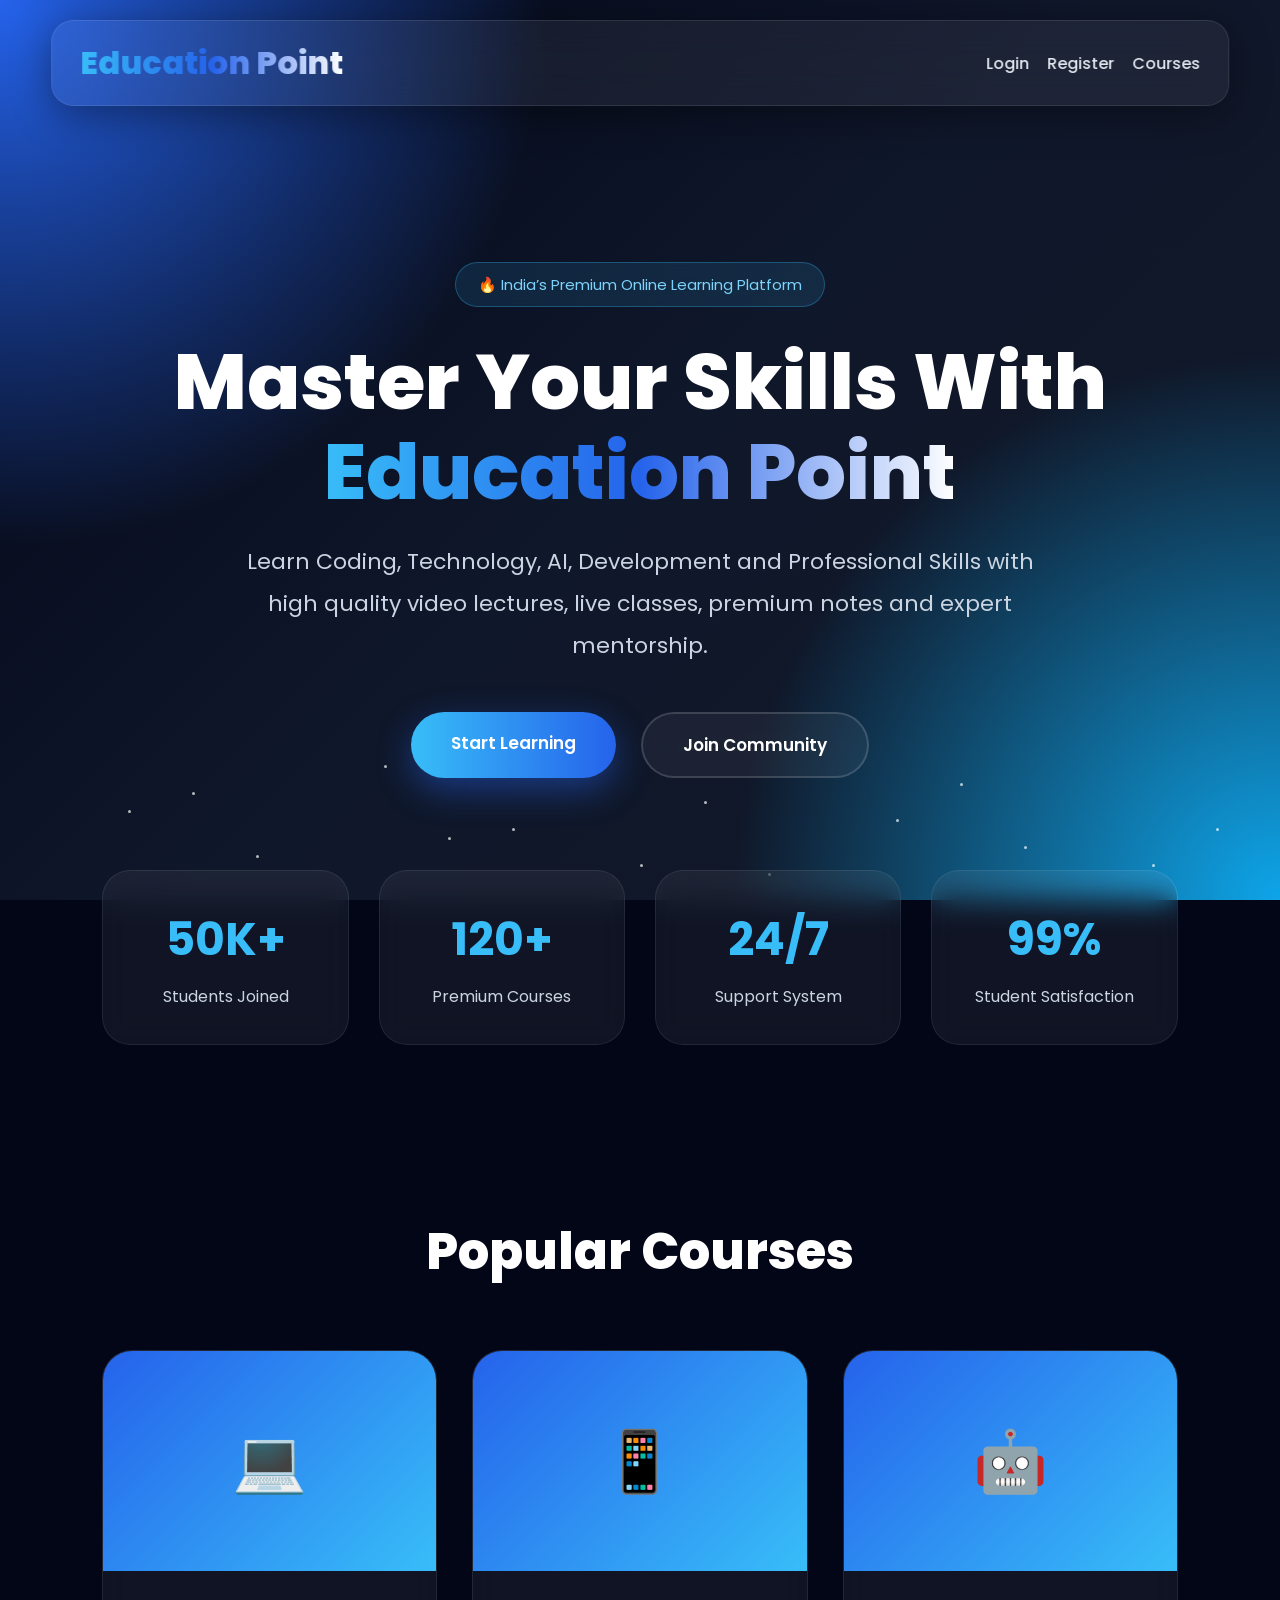
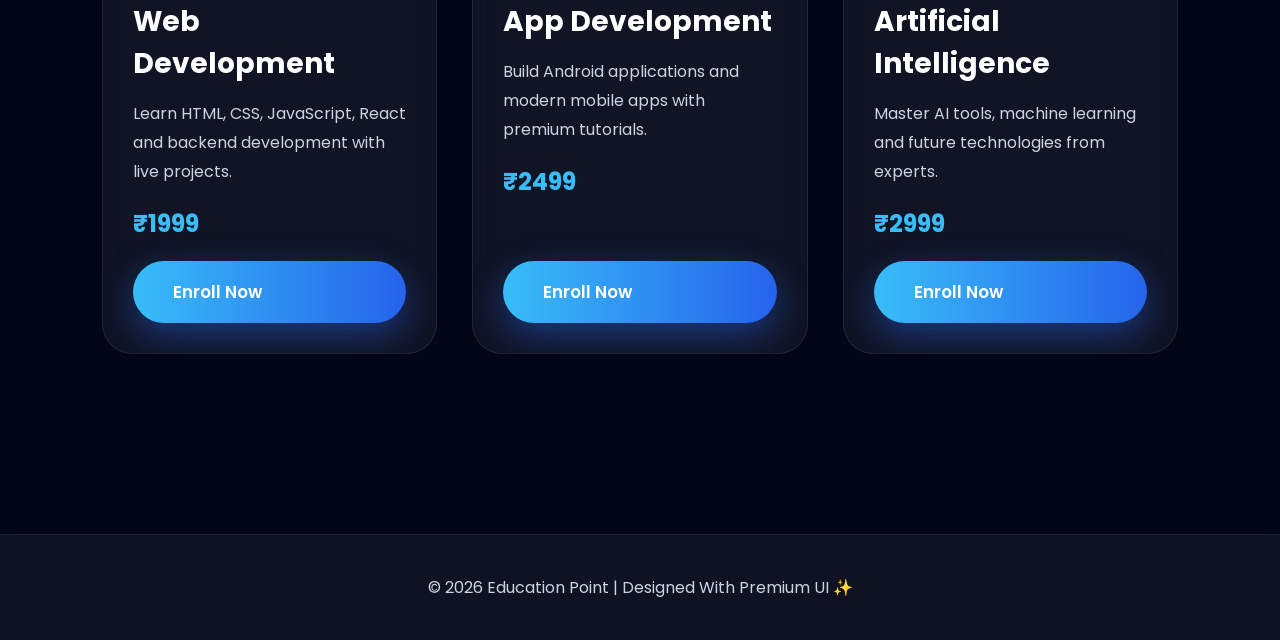
<file: index.html>
<!DOCTYPE html>
<html lang="en">

<head>

<meta charset="UTF-8">
<meta http-equiv="X-UA-Compatible" content="IE=edge">
<meta name="viewport" content="width=device-width, initial-scale=1.0">

<title>Education Point</title>

<meta name="description" content="Education Point Premium Learning Platform">

<link rel="icon" href="logo.png">

<link rel="preconnect" href="https://fonts.googleapis.com">
<link rel="preconnect" href="https://fonts.gstatic.com" crossorigin>

<link href="https://fonts.googleapis.com/css2?family=Poppins:wght@300;400;500;600;700;800&display=swap" rel="stylesheet">

<style>

*{
margin:0;
padding:0;
box-sizing:border-box;
font-family:'Poppins',sans-serif;
scroll-behavior:smooth;
}

body{
background:#020617;
overflow-x:hidden;
overflow-y:auto;
color:white;
}

/* BACKGROUND */

.bg-animation{
position:fixed;
width:100%;
height:100%;
top:0;
left:0;
z-index:-2;

background:
radial-gradient(circle at top left,#2563eb 0%,transparent 35%),
radial-gradient(circle at bottom right,#0ea5e9 0%,transparent 35%),
linear-gradient(135deg,#020617,#0f172a,#111827);
}

/* STARS */

.stars{
position:fixed;
width:100%;
height:100%;
z-index:-1;
overflow:hidden;
}

.stars span{
position:absolute;
display:block;
width:3px;
height:3px;
background:white;
border-radius:50%;
animation:animate 12s linear infinite;
opacity:0.7;
}

@keyframes animate{

0%{
transform:translateY(0px);
opacity:0;
}

50%{
opacity:1;
}

100%{
transform:translateY(-1000px);
opacity:0;
}

}

/* NAVBAR */

nav{
position:fixed;
top:20px;
left:50%;
transform:translateX(-50%);

width:92%;
max-width:1300px;

padding:18px 28px;

display:flex;
justify-content:space-between;
align-items:center;

background:rgba(255,255,255,0.06);

border:1px solid rgba(255,255,255,0.1);

-webkit-backdrop-filter:blur(18px);
backdrop-filter:blur(18px);

border-radius:22px;

z-index:1000;

box-shadow:0 8px 40px rgba(0,0,0,0.4);
}

.logo{
font-size:32px;
font-weight:800;

background:linear-gradient(
90deg,
#38bdf8,
#2563eb,
#ffffff
);

-webkit-background-clip:text;
-webkit-text-fill-color:transparent;
}

nav div{
display:flex;
gap:18px;
flex-wrap:wrap;
justify-content:center;
align-items:center;
}

nav a{
text-decoration:none;
color:#e2e8f0;
font-weight:500;
font-size:16px;
transition:0.3s;
position:relative;
white-space:nowrap;
}

nav a::after{
content:'';
position:absolute;
bottom:-6px;
left:0;
width:0%;
height:2px;
background:#38bdf8;
transition:0.4s;
}

nav a:hover::after{
width:100%;
}

nav a:hover{
color:#38bdf8;
}

nav a:focus{
outline:2px solid #38bdf8;
outline-offset:4px;
}

/* HERO */

.hero{
min-height:100vh;
display:flex;
justify-content:center;
align-items:center;
text-align:center;
padding:220px 20px 80px;
position:relative;
}

.hero-content{
max-width:950px;
animation:fadeIn 1.2s ease;
}

@keyframes fadeIn{

from{
opacity:0;
transform:translateY(40px);
}

to{
opacity:1;
transform:translateY(0);
}

}

.badge{
display:inline-block;
padding:10px 22px;
border-radius:50px;

background:rgba(56,189,248,0.12);

border:1px solid rgba(56,189,248,0.3);

font-size:15px;

margin-bottom:30px;

color:#7dd3fc;

-webkit-backdrop-filter:blur(10px);
backdrop-filter:blur(10px);
}

.hero h1{
font-size:clamp(42px,8vw,78px);
font-weight:800;
line-height:1.15;
margin-bottom:25px;
}

.gradient-text{
background:linear-gradient(
90deg,
#38bdf8,
#2563eb,
#ffffff
);

-webkit-background-clip:text;
-webkit-text-fill-color:transparent;
}

.hero p{
font-size:22px;
line-height:1.9;
color:#cbd5e1;
max-width:820px;
margin:auto;
margin-bottom:45px;
}

/* BUTTONS */

.buttons{
display:flex;
justify-content:center;
gap:25px;
flex-wrap:wrap;
}

.btn{
padding:18px 40px;
border-radius:60px;
font-size:17px;
font-weight:600;
cursor:pointer;
transition:all 0.4s ease;
text-decoration:none;
position:relative;
overflow:hidden;
display:inline-block;
}

.btn:focus{
outline:2px solid #38bdf8;
outline-offset:4px;
}

.btn-primary{
background:linear-gradient(
90deg,
#38bdf8,
#2563eb
);

color:white;

box-shadow:0 12px 35px rgba(37,99,235,0.45);
}

.btn-primary:hover{
transform:translateY(-6px) scale(1.03);
}

.btn-secondary{
border:2px solid rgba(255,255,255,0.15);
background:rgba(255,255,255,0.05);
color:white;

-webkit-backdrop-filter:blur(10px);
backdrop-filter:blur(10px);
}

.btn-secondary:hover{
background:rgba(255,255,255,0.12);
transform:translateY(-6px);
}

/* STATS */

.stats{
display:grid;
grid-template-columns:repeat(auto-fit,minmax(220px,1fr));
gap:30px;
padding:50px 8%;
margin-top:-80px;
}

.stat-card{
background:rgba(255,255,255,0.06);
border:1px solid rgba(255,255,255,0.08);
padding:35px;
border-radius:28px;
text-align:center;

-webkit-backdrop-filter:blur(15px);
backdrop-filter:blur(15px);

transition:0.4s;
}

.stat-card:hover{
transform:translateY(-10px);
box-shadow:0 12px 40px rgba(0,0,0,0.4);
}

.stat-card h2{
font-size:45px;
margin-bottom:10px;
color:#38bdf8;
}

.stat-card p{
color:#cbd5e1;
font-size:16px;
}

/* SECTION TITLE */

.section-title{
text-align:center;
font-size:50px;
font-weight:800;
margin-top:120px;
margin-bottom:60px;
}

/* COURSES */

.courses{
padding:0 8% 80px;

display:grid;
grid-template-columns:repeat(auto-fit,minmax(300px,1fr));

gap:35px;
}

.course-card{
background:rgba(255,255,255,0.06);

border-radius:30px;

overflow:hidden;

-webkit-backdrop-filter:blur(15px);
backdrop-filter:blur(15px);

border:1px solid rgba(255,255,255,0.08);

transition:0.5s;

display:flex;
flex-direction:column;
}

.course-card:hover{
transform:translateY(-12px);
box-shadow:0 20px 50px rgba(0,0,0,0.45);
}

.course-img{
height:220px;

background:linear-gradient(
135deg,
#2563eb,
#38bdf8
);

display:flex;
justify-content:center;
align-items:center;

font-size:60px;
}

.course-content{
padding:30px;

flex:1;

display:flex;
flex-direction:column;
}

.course-content h3{
font-size:28px;
margin-bottom:15px;
}

.course-content p{
color:#cbd5e1;
line-height:1.8;
margin-bottom:20px;
}

.price{
font-size:24px;
font-weight:700;
color:#38bdf8;
margin-bottom:20px;
}

.course-content .btn{
margin-top:auto;
}

/* FOOTER */

footer{
margin-top:100px;
padding:40px;
text-align:center;

background:rgba(255,255,255,0.05);

border-top:1px solid rgba(255,255,255,0.08);

-webkit-backdrop-filter:blur(12px);
backdrop-filter:blur(12px);

color:#cbd5e1;
}

/* RESPONSIVE */

@media(max-width:900px){

.hero p{
font-size:18px;
}

.section-title{
font-size:38px;
}

nav{
padding:16px 20px;
}

nav div{
gap:14px;
}

}

@media(max-width:700px){

nav{
flex-direction:column;
gap:15px;
padding:18px;
}

nav div{
flex-wrap:wrap;
justify-content:center;
gap:12px;
}

.logo{
font-size:28px;
}

.hero{
padding-top:240px;
}

}

@media(max-width:600px){

nav{
padding:15px;
}

.logo{
font-size:24px;
}

nav div{
gap:10px;
}

nav a{
font-size:14px;
}

.hero{
padding-top:250px;
}

}

@media(max-width:500px){

.buttons{
flex-direction:column;
}

.btn{
width:100%;
text-align:center;
}

.hero{
padding-top:260px;
}

.hero p{
font-size:16px;
}

}

</style>

</head>

<body>

<!-- BACKGROUND -->

<div class="bg-animation"></div>

<!-- STARS -->

<div class="stars">

<span style="left:10%; top:90%; animation-duration:9s;"></span>
<span style="left:20%; top:95%; animation-duration:7s;"></span>
<span style="left:30%; top:85%; animation-duration:11s;"></span>
<span style="left:40%; top:92%; animation-duration:10s;"></span>
<span style="left:50%; top:96%; animation-duration:8s;"></span>
<span style="left:60%; top:97%; animation-duration:8s;"></span>
<span style="left:70%; top:91%; animation-duration:10s;"></span>
<span style="left:80%; top:94%; animation-duration:11s;"></span>
<span style="left:90%; top:96%; animation-duration:6s;"></span>
<span style="left:15%; top:88%; animation-duration:12s;"></span>
<span style="left:35%; top:93%; animation-duration:9s;"></span>
<span style="left:55%; top:89%; animation-duration:7s;"></span>
<span style="left:75%; top:87%; animation-duration:10s;"></span>
<span style="left:95%; top:92%; animation-duration:8s;"></span>

</div>

<!-- NAVBAR -->

<nav>

<h1 class="logo">Education Point</h1>

<div>

<a href="login.html">Login</a>

<a href="register.html">Register</a>

<a href="courses.html">Courses</a>

</div>

</nav>

<!-- HERO -->

<section class="hero">

<div class="hero-content">

<div class="badge">
🔥 India’s Premium Online Learning Platform
</div>

<h1>

Master Your Skills With 
<span class="gradient-text">
Education Point
</span>

</h1>

<p>

Learn Coding, Technology, AI, Development and Professional Skills with high quality video lectures, live classes, premium notes and expert mentorship.

</p>

<div class="buttons">

<a href="courses.html" class="btn btn-primary">
Start Learning
</a>

<a href="register.html" class="btn btn-secondary">
Join Community
</a>

</div>

</div>

</section>

<!-- STATS -->

<section class="stats">

<div class="stat-card">
<h2>50K+</h2>
<p>Students Joined</p>
</div>

<div class="stat-card">
<h2>120+</h2>
<p>Premium Courses</p>
</div>

<div class="stat-card">
<h2>24/7</h2>
<p>Support System</p>
</div>

<div class="stat-card">
<h2>99%</h2>
<p>Student Satisfaction</p>
</div>

</section>

<!-- COURSES -->

<h1 class="section-title">
Popular Courses
</h1>

<section class="courses">

<div class="course-card">

<div class="course-img">
💻
</div>

<div class="course-content">

<h3>Web Development</h3>

<p>
Learn HTML, CSS, JavaScript, React and backend development with live projects.
</p>

<div class="price">
₹1999
</div>

<a href="login.html" class="btn btn-primary">
Enroll Now
</a>

</div>

</div>

<div class="course-card">

<div class="course-img">
📱
</div>

<div class="course-content">

<h3>App Development</h3>

<p>
Build Android applications and modern mobile apps with premium tutorials.
</p>

<div class="price">
₹2499
</div>

<a href="login.html" class="btn btn-primary">
Enroll Now
</a>

</div>

</div>

<div class="course-card">

<div class="course-img">
🤖
</div>

<div class="course-content">

<h3>Artificial Intelligence</h3>

<p>
Master AI tools, machine learning and future technologies from experts.
</p>

<div class="price">
₹2999
</div>

<a href="login.html" class="btn btn-primary">
Enroll Now
</a>

</div>

</div>

</section>

<!-- FOOTER -->

<footer>

<p>
© 2026 Education Point | Designed With Premium UI ✨
</p>

</footer>

</body>

</html>
</file>
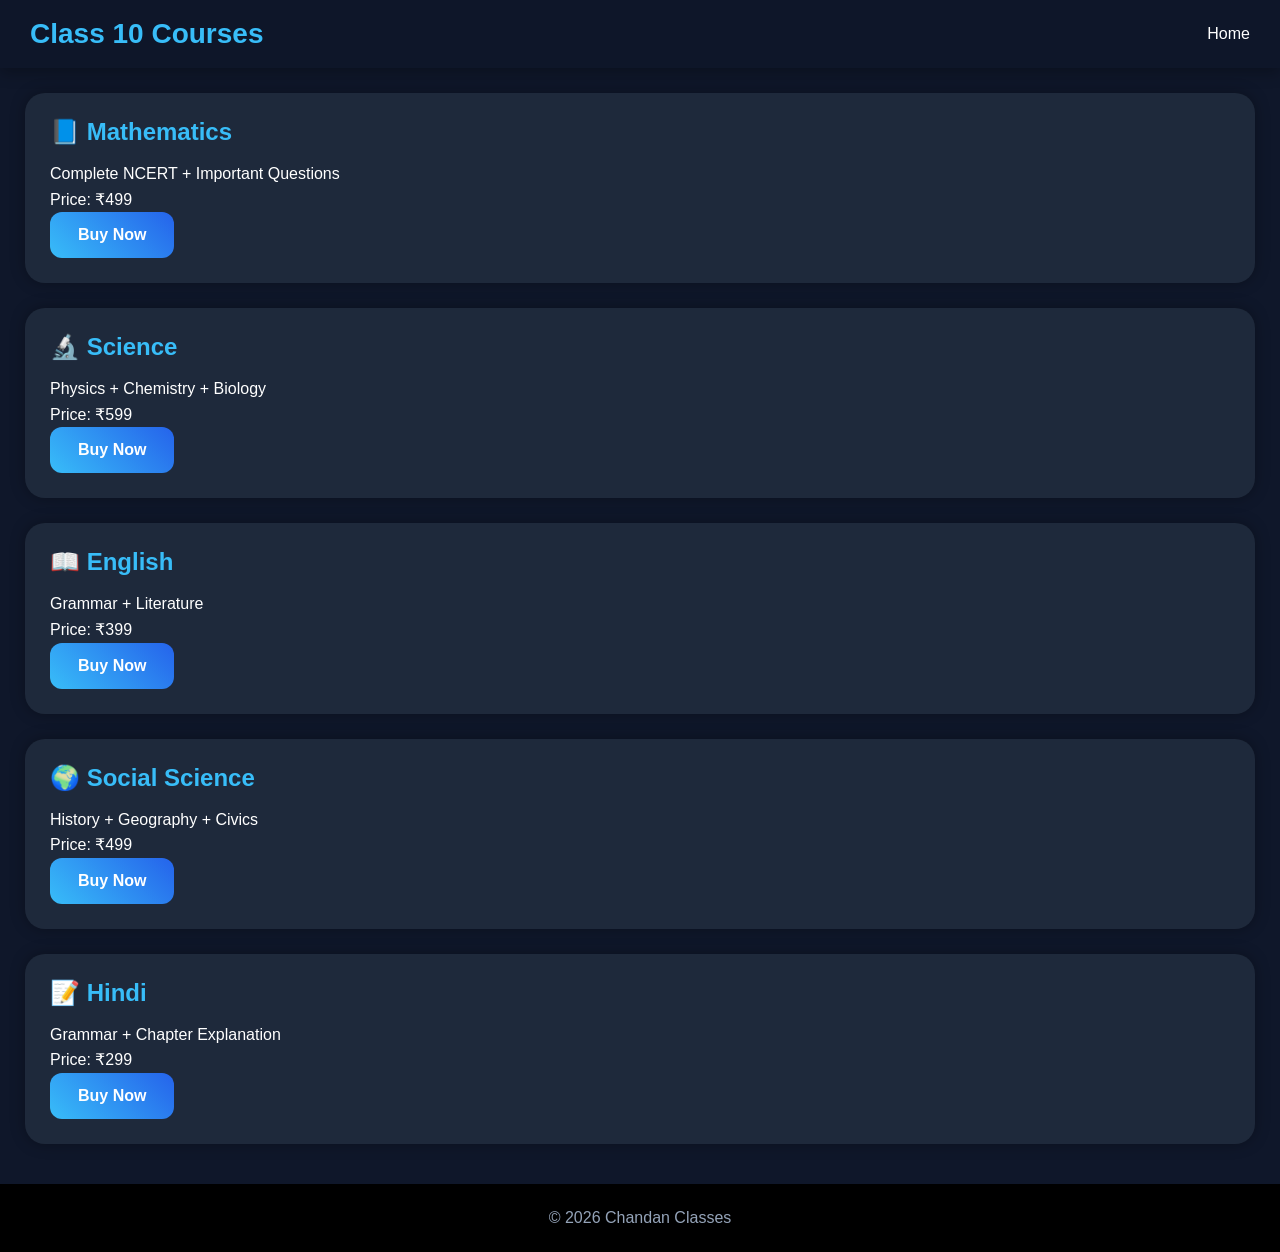
<file: courses.html>
<!DOCTYPE html>
<html>
<head>
<title>Courses</title>
<link rel="stylesheet" href="style.css">
</head>
<body>

<nav>
<h2>Class 10 Courses</h2>
<a href="index.html">Home</a>
</nav>

<div class="card">
<h2>📘 Mathematics</h2>
<p>Complete NCERT + Important Questions</p>
<p>Price: ₹499</p>
<a href="upi-payment.html">
<button>Buy Now</button>
</a>
</div>

<div class="card">
<h2>🔬 Science</h2>
<p>Physics + Chemistry + Biology</p>
<p>Price: ₹599</p>
<a href="upi-payment.html">
<button>Buy Now</button>
</a>
</div>

<div class="card">
<h2>📖 English</h2>
<p>Grammar + Literature</p>
<p>Price: ₹399</p>
<a href="upi-payment.html">
<button>Buy Now</button>
</a>
</div>

<div class="card">
<h2>🌍 Social Science</h2>
<p>History + Geography + Civics</p>
<p>Price: ₹499</p>
<a href="upi-payment.html">
<button>Buy Now</button>
</a>
</div>

<div class="card">
<h2>📝 Hindi</h2>
<p>Grammar + Chapter Explanation</p>
<p>Price: ₹299</p>
<a href="upi-payment.html">
<button>Buy Now</button>
</a>
</div>

<footer>
<p>© 2026 Chandan Classes</p>
</footer>

</body>
</html>
</file>
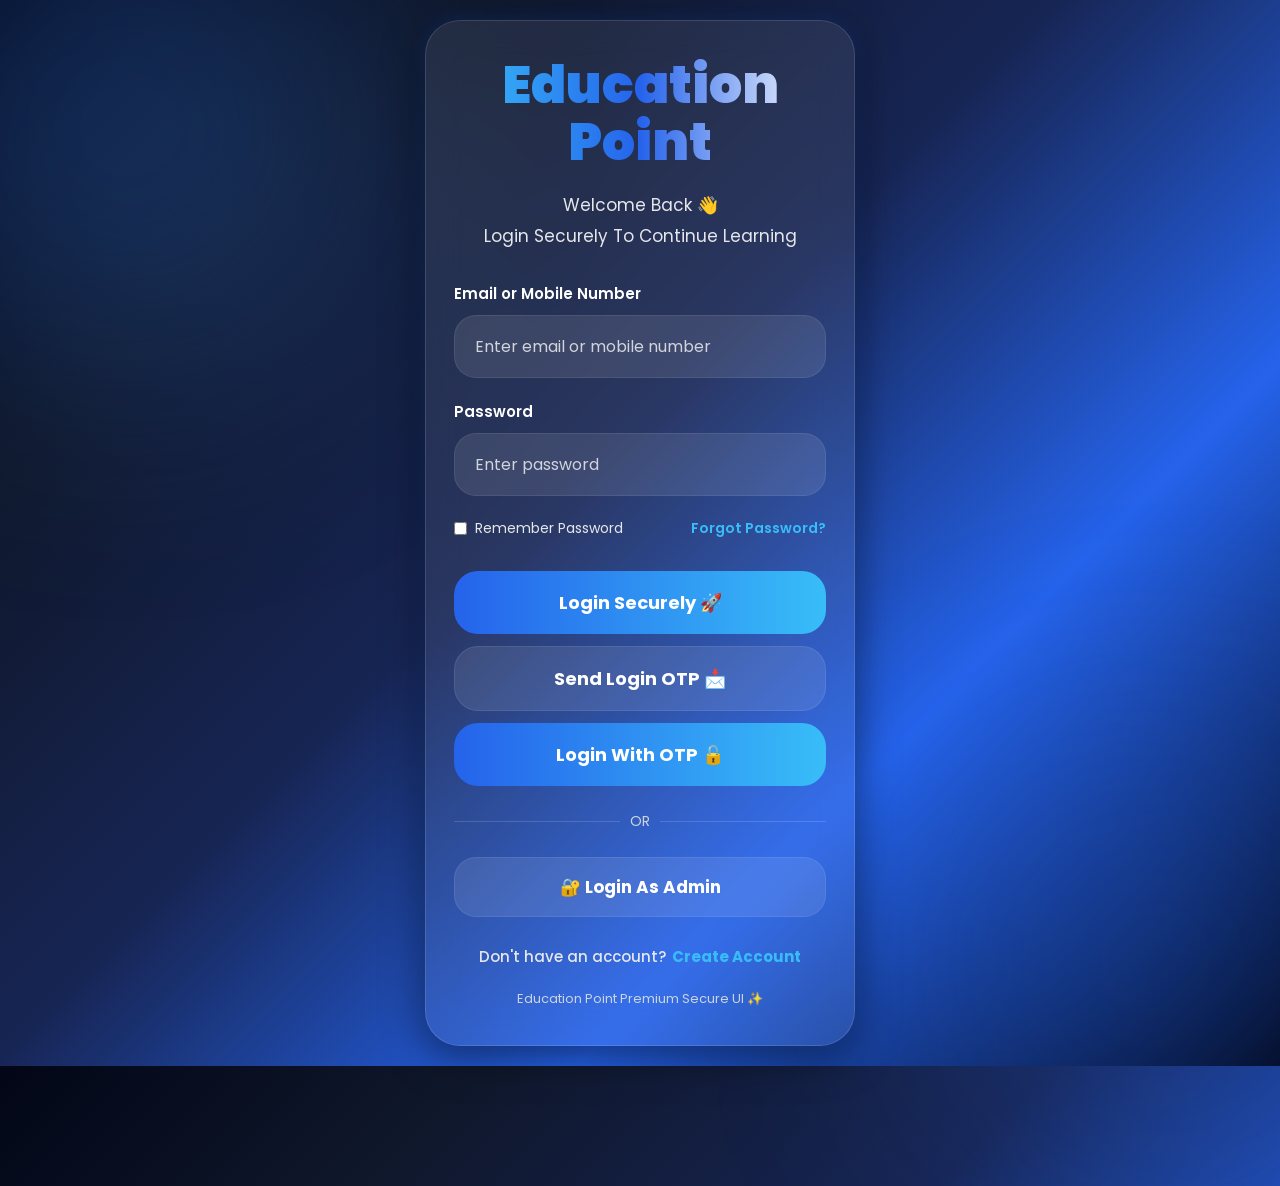
<file: login.html>
<!DOCTYPE html>
<html lang="en">

<head>

<meta charset="UTF-8">
<meta name="viewport" content="width=device-width, initial-scale=1.0">

<title>Education Point - Premium Login</title>

<link rel="preconnect" href="https://fonts.googleapis.com">
<link rel="preconnect" href="https://fonts.gstatic.com" crossorigin>

<link href="https://fonts.googleapis.com/css2?family=Poppins:wght@300;400;500;600;700;800;900&display=swap" rel="stylesheet">

<style>

*{
margin:0;
padding:0;
box-sizing:border-box;
font-family:'Poppins',sans-serif;
}

body{
min-height:100vh;
display:flex;
justify-content:center;
align-items:center;
padding:20px;
overflow-x:hidden;
position:relative;

background:
linear-gradient(
135deg,
#020617 0%,
#0f172a 20%,
#172554 45%,
#2563eb 70%,
#020617 100%
);
}

/* GLOW EFFECT */

body::before{
content:"";
position:absolute;
width:500px;
height:500px;
background:rgba(59,130,246,0.25);
filter:blur(120px);
top:-120px;
left:-120px;
border-radius:50%;
}

body::after{
content:"";
position:absolute;
width:450px;
height:450px;
background:rgba(37,99,235,0.20);
filter:blur(120px);
bottom:-120px;
right:-100px;
border-radius:50%;
}

/* CONTAINER */

.container{
position:relative;
z-index:10;

width:100%;
max-width:430px;

background:rgba(255,255,255,0.08);

backdrop-filter:blur(18px);

border:1px solid rgba(255,255,255,0.12);

border-radius:35px;

padding:35px 28px;

box-shadow:
0 10px 40px rgba(0,0,0,0.5),
0 0 20px rgba(37,99,235,0.25);
}

/* LOGO */

.logo{
text-align:center;
margin-bottom:20px;
}

.logo h1{

font-size:52px;
font-weight:900;

line-height:1.1;

background:linear-gradient(
90deg,
#38bdf8 0%,
#2563eb 50%,
#ffffff 100%
);

-webkit-background-clip:text;
-webkit-text-fill-color:transparent;

}

/* SUBTITLE */

.subtitle{
text-align:center;
font-size:17px;
line-height:1.8;
color:#e5e7eb;
margin-bottom:30px;
}

/* INPUT */

.input-box{
margin-bottom:22px;
}

.input-box label{
display:block;
margin-bottom:10px;
font-size:15px;
font-weight:600;
color:white;
}

.input-box input{
width:100%;
padding:18px 20px;

border:none;
outline:none;

border-radius:22px;

background:rgba(255,255,255,0.10);

border:1px solid rgba(255,255,255,0.08);

font-size:16px;
color:white;

transition:0.3s;
}

.input-box input:focus{
border:1px solid #38bdf8;
box-shadow:0 0 15px rgba(56,189,248,0.35);
}

.input-box input::placeholder{
color:#d1d5db;
}

/* OPTIONS */

.options{
display:flex;
justify-content:space-between;
align-items:center;
margin-bottom:20px;
gap:10px;
flex-wrap:wrap;
}

.remember{
display:flex;
align-items:center;
gap:8px;
font-size:14px;
color:#e5e7eb;
}

.remember input{
accent-color:#38bdf8;
}

.forgot{
color:#38bdf8;
font-size:14px;
font-weight:600;
cursor:pointer;
}

/* BUTTONS */

.login-btn,
.otp-btn{
width:100%;
padding:18px;

border:none;
border-radius:24px;

font-size:18px;
font-weight:700;

cursor:pointer;

color:white;

margin-top:12px;

transition:0.3s;
}

.login-btn{
background:linear-gradient(
to right,
#2563eb,
#38bdf8
);
}

.otp-btn{
background:rgba(255,255,255,0.10);
border:1px solid rgba(255,255,255,0.08);
}

.login-btn:hover,
.otp-btn:hover{
transform:translateY(-3px);
}

/* DIVIDER */

.divider{
display:flex;
align-items:center;
text-align:center;
margin:25px 0;
color:#cbd5e1;
font-size:14px;
}

.divider::before,
.divider::after{
content:"";
flex:1;
border-bottom:1px solid rgba(255,255,255,0.15);
}

.divider::before{
margin-right:10px;
}

.divider::after{
margin-left:10px;
}

/* ADMIN BUTTON */

.admin-btn{
width:100%;
padding:16px;

border:none;
border-radius:22px;

background:rgba(255,255,255,0.10);

border:1px solid rgba(255,255,255,0.08);

color:white;

font-size:17px;
font-weight:700;

cursor:pointer;

transition:0.3s;
}

.admin-btn:hover{
background:rgba(255,255,255,0.18);
transform:translateY(-3px);
}

/* REGISTER */

.register-text{
margin-top:28px;

display:flex;
justify-content:center;
align-items:center;
gap:6px;

flex-wrap:wrap;

text-align:center;

font-size:15px;
font-weight:500;

color:#e5e7eb;
}

.register-text a{
color:#38bdf8;
text-decoration:none;
font-weight:700;
}

.register-text a:hover{
text-decoration:underline;
}

/* FOOTER */

.footer{
margin-top:20px;
text-align:center;
font-size:13px;
line-height:1.7;
color:#cbd5e1;
}

/* FORGOT PASSWORD POPUP */

.forgot-popup{
position:fixed;
top:0;
left:0;

width:100%;
height:100%;

background:rgba(0,0,0,0.7);

display:none;

justify-content:center;
align-items:center;

z-index:999;
}

.forgot-box{
width:90%;
max-width:360px;

background:#0f172a;

padding:25px;

border-radius:25px;

border:1px solid rgba(255,255,255,0.08);
}

.forgot-box h2{
text-align:center;
color:white;
margin-bottom:20px;
}

.forgot-box input{
width:100%;
padding:15px;

margin-bottom:15px;

border:none;
outline:none;

border-radius:16px;

background:rgba(255,255,255,0.08);

color:white;
}

.forgot-box button{
width:100%;
padding:15px;

border:none;
border-radius:18px;

font-size:15px;
font-weight:700;

cursor:pointer;

margin-bottom:12px;

background:linear-gradient(
to right,
#2563eb,
#38bdf8
);

color:white;
}

.close-btn{
background:#ef4444 !important;
}

/* MOBILE */

@media(max-width:480px){

.logo h1{
font-size:44px;
}

.subtitle{
font-size:15px;
}

.login-btn,
.otp-btn{
font-size:17px;
}

}

</style>

</head>

<body>

<div class="container">

<div class="logo">
<h1>Education Point</h1>
</div>

<div class="subtitle">
Welcome Back 👋<br>
Login Securely To Continue Learning
</div>

<form id="loginForm">

<div class="input-box">

<label>Email or Mobile Number</label>

<input 
type="text"
id="email"
placeholder="Enter email or mobile number"
required
>

</div>

<div class="input-box">

<label>Password</label>

<input 
type="password"
id="password"
placeholder="Enter password"
required
>

</div>

<div class="options">

<label class="remember">

<input type="checkbox">

Remember Password

</label>

<span class="forgot" onclick="openForgotBox()">
Forgot Password?
</span>

</div>

<button 
type="submit"
class="login-btn"
>

Login Securely 🚀

</button>

<button 
type="button"
class="otp-btn"
onclick="sendLoginOTP()"
>

Send Login OTP 📩

</button>

<button 
type="button"
class="login-btn"
onclick="verifyLoginOTP()"
>

Login With OTP 🔓

</button>

</form>

<div class="divider">
OR
</div>

<button 
type="button"
class="admin-btn"
onclick="window.location.href='admin-login.html'"
>

🔐 Login As Admin

</button>

<div class="register-text">

<span>Don't have an account?</span>

<a href="register.html">
Create Account
</a>

</div>

<div class="footer">
Education Point Premium Secure UI ✨
</div>

</div>

<!-- FORGOT PASSWORD POPUP -->

<div class="forgot-popup" id="forgotPopup">

<div class="forgot-box">

<h2>Reset Password 🔐</h2>

<input 
type="text"
id="forgotUser"
placeholder="Enter Email or Mobile"
>

<button 
type="button"
onclick="sendForgotOTP()"
>

Send OTP 📩

</button>

<input 
type="number"
id="forgotOTPInput"
placeholder="Enter OTP"
>

<input 
type="password"
id="newPassword"
placeholder="Enter New Password"
>

<button 
type="button"
onclick="verifyForgotOTP()"
>

Verify & Reset ✅

</button>

<button 
type="button"
class="close-btn"
onclick="closeForgotBox()"
>

Close ❌

</button>

</div>

</div>

<script>

/* NORMAL LOGIN */

document.getElementById("loginForm").addEventListener("submit",function(e){

e.preventDefault();

let email = document.getElementById("email").value;

let password = document.getElementById("password").value;

if(email === "" || password === ""){

alert("Please fill all fields ❌");

return;

}

alert("Login Successful ✅");

window.location.href = "student-dashboard.html";

});

/* OTP LOGIN */

let loginOTP = "";

function sendLoginOTP(){

let email = document.getElementById("email").value;

if(email === ""){

alert("Enter Email or Mobile First ❌");

return;

}

loginOTP = Math.floor(100000 + Math.random() * 900000);

alert("OTP Sent ✅\nDemo OTP: " + loginOTP);

}

function verifyLoginOTP(){

let userOTP = prompt("Enter Login OTP");

if(userOTP == loginOTP){

alert("OTP Login Successful ✅");

window.location.href = "student-dashboard.html";

}else{

alert("Wrong OTP ❌");

}

}

/* FORGOT PASSWORD */

let forgotOTP = "";

function openForgotBox(){

document.getElementById("forgotPopup").style.display = "flex";

}

function closeForgotBox(){

document.getElementById("forgotPopup").style.display = "none";

}

function sendForgotOTP(){

let user = document.getElementById("forgotUser").value;

if(user === ""){

alert("Please Enter Email or Mobile ❌");

return;

}

forgotOTP = Math.floor(100000 + Math.random() * 900000);

alert("OTP Sent Successfully ✅\nDemo OTP: " + forgotOTP);

}

function verifyForgotOTP(){

let userOTP = document.getElementById("forgotOTPInput").value;

let newPass = document.getElementById("newPassword").value;

if(userOTP == forgotOTP){

if(newPass === ""){

alert("Enter New Password ❌");

return;

}

alert("Password Reset Successful ✅");

closeForgotBox();

}else{

alert("Invalid OTP ❌");

}

}

</script>

</body>
</html>
</file>
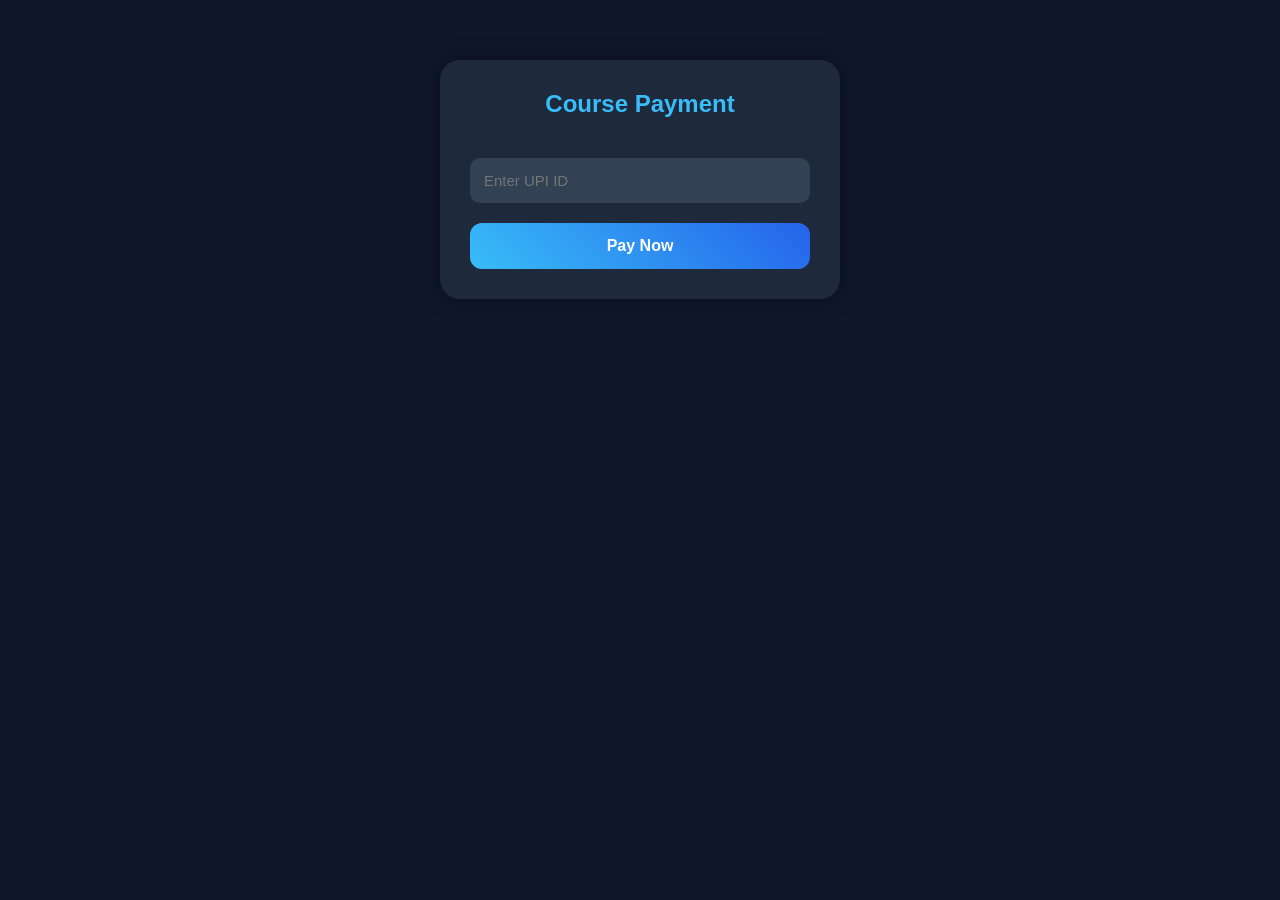
<file: payment.html>
<!DOCTYPE html>
<html>

<head>

<title>Payment</title>

<link rel="stylesheet" href="style.css">

</head>

<body>

<div class="box">

<h2>Course Payment</h2>

<input type="text" placeholder="Enter UPI ID">

<button>Pay Now</button>

</div>

</body>
</html>
</file>
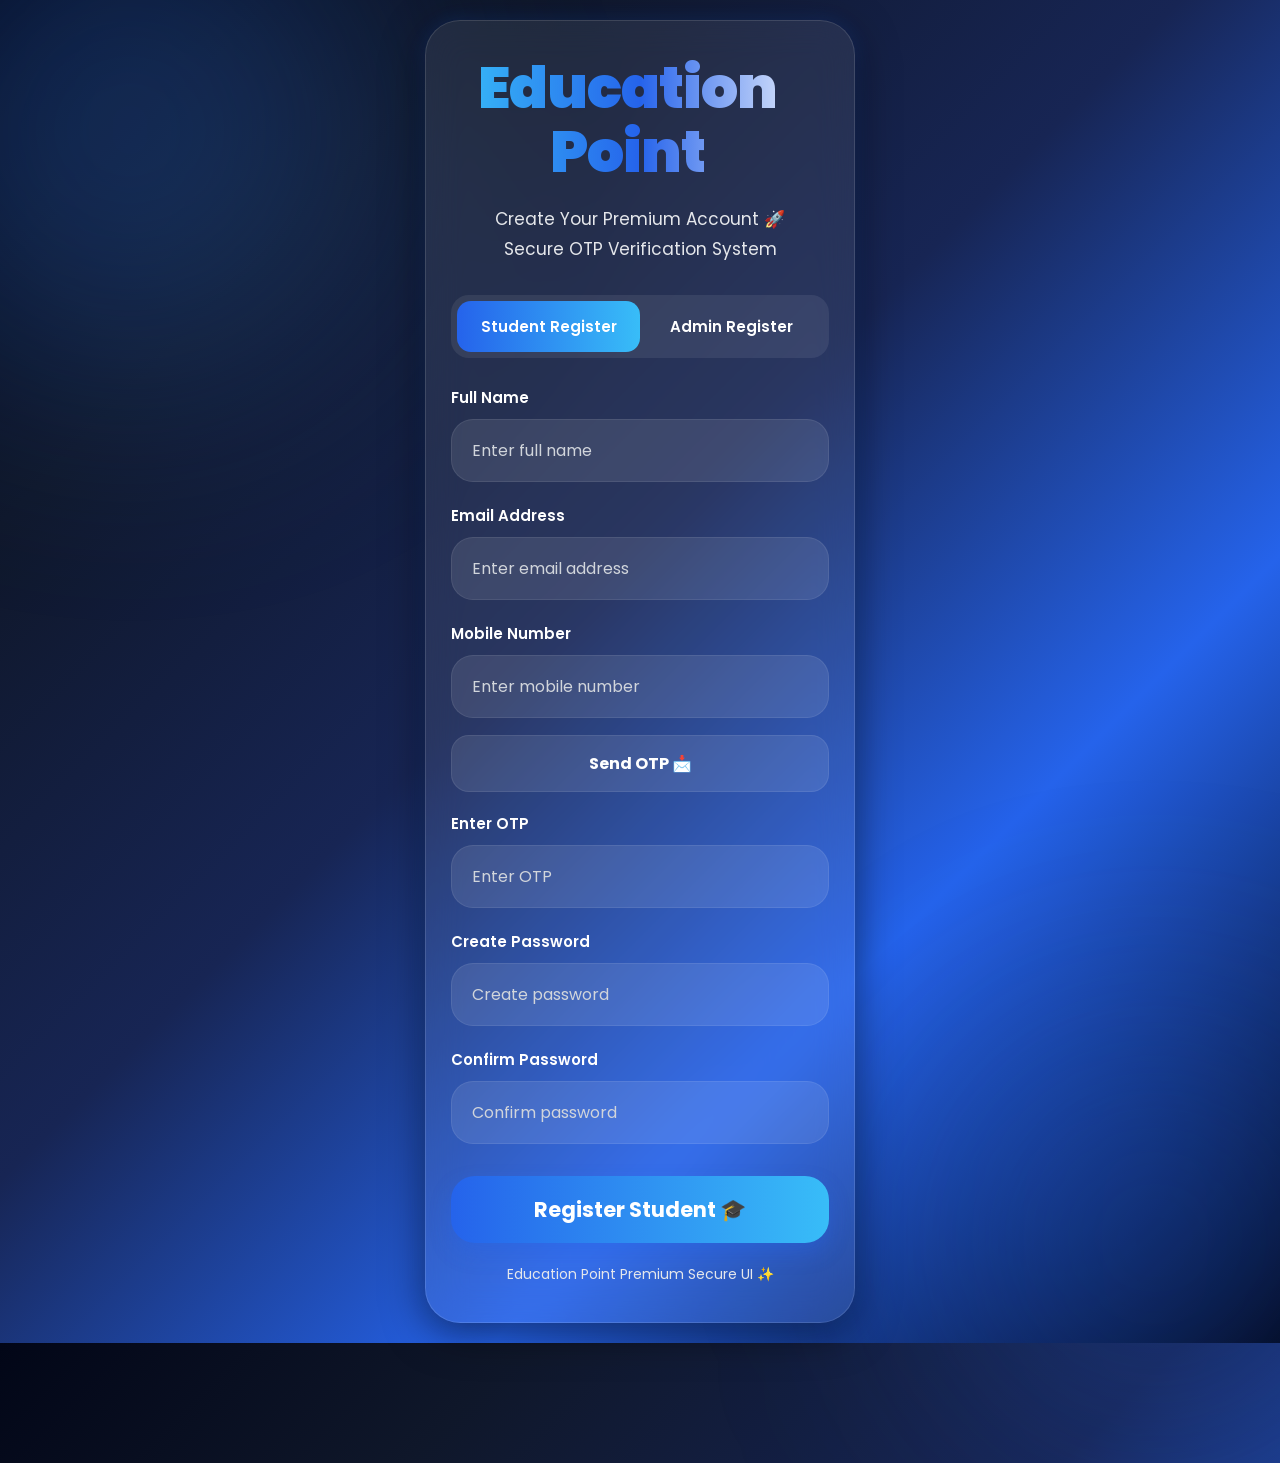
<file: register.html>
<!DOCTYPE html>
<html lang="en">

<head>
<meta charset="UTF-8">
<meta name="viewport" content="width=device-width, initial-scale=1.0">

<title>Education Point - Premium OTP Register</title>

<link rel="preconnect" href="https://fonts.googleapis.com">
<link rel="preconnect" href="https://fonts.gstatic.com" crossorigin>

<link href="https://fonts.googleapis.com/css2?family=Poppins:wght@300;400;500;600;700;800;900&display=swap" rel="stylesheet">

<style>

*{
margin:0;
padding:0;
box-sizing:border-box;
font-family:'Poppins',sans-serif;
}

body{
min-height:100vh;
display:flex;
justify-content:center;
align-items:center;
padding:20px;
overflow-x:hidden;
position:relative;

background:
linear-gradient(
135deg,
#020617 0%,
#0f172a 20%,
#172554 45%,
#2563eb 70%,
#020617 100%
);
}

/* GLOW */

body::before{
content:"";
position:absolute;
width:500px;
height:500px;
background:rgba(59,130,246,0.25);
filter:blur(120px);
top:-120px;
left:-120px;
border-radius:50%;
}

body::after{
content:"";
position:absolute;
width:450px;
height:450px;
background:rgba(37,99,235,0.20);
filter:blur(120px);
bottom:-120px;
right:-100px;
border-radius:50%;
}

/* CONTAINER */

.container{
position:relative;
z-index:10;

width:100%;
max-width:430px;

background:rgba(255,255,255,0.08);

backdrop-filter:blur(18px);

border:1px solid rgba(255,255,255,0.12);

border-radius:35px;

padding:35px 25px;

box-shadow:
0 10px 40px rgba(0,0,0,0.5),
0 0 20px rgba(37,99,235,0.25);
}

/* ===== FIXED LOGO ===== */

.logo{
width:100%;
text-align:center;
margin-bottom:20px;
overflow:visible;
}

.logo h1{

font-size:58px;
font-weight:900;

line-height:1.1;

display:block;

white-space:nowrap;

/* FIX */

letter-spacing:-1px;

padding-right:25px;

/* GRADIENT */

background:linear-gradient(
90deg,
#38bdf8 0%,
#2563eb 50%,
#ffffff 100%
);

-webkit-background-clip:text;
-webkit-text-fill-color:transparent;

}

/* SUBTITLE */

.subtitle{
text-align:center;
font-size:17px;
line-height:1.8;
color:#e5e7eb;
margin-bottom:30px;
}

/* TAB */

.tab-box{
display:flex;
background:rgba(255,255,255,0.08);
padding:6px;
border-radius:18px;
margin-bottom:28px;
}

.tab{
width:50%;
padding:14px;

border:none;
border-radius:14px;

background:transparent;

color:white;

font-size:15px;
font-weight:600;

cursor:pointer;

transition:0.3s;
}

.active{
background:linear-gradient(to right,#2563eb,#38bdf8);
}

/* FORM */

.form{
display:none;
}

.show{
display:block;
}

.input-box{
margin-bottom:22px;
}

.input-box label{
display:block;
margin-bottom:10px;
font-size:15px;
font-weight:600;
color:white;
}

.input-box input{
width:100%;
padding:18px 20px;

border:none;
outline:none;

border-radius:22px;

background:rgba(255,255,255,0.10);

border:1px solid rgba(255,255,255,0.08);

font-size:16px;
color:white;
}

.input-box input::placeholder{
color:#d1d5db;
}

/* OTP BUTTON */

.otp-btn{
width:100%;
padding:15px;

border:none;
border-radius:18px;

font-size:16px;
font-weight:700;

cursor:pointer;

background:rgba(255,255,255,0.10);

color:white;

margin-top:-5px;
margin-bottom:20px;

border:1px solid rgba(255,255,255,0.08);

transition:0.3s;
}

.otp-btn:hover{
background:rgba(255,255,255,0.18);
}

/* REGISTER BUTTON */

.register-btn{
width:100%;
padding:18px;

border:none;
border-radius:24px;

font-size:21px;
font-weight:700;

cursor:pointer;

background:linear-gradient(
to right,
#2563eb,
#38bdf8
);

color:white;

margin-top:10px;

box-shadow:
0 10px 20px rgba(37,99,235,0.35);

transition:0.3s;
}

.register-btn:hover{
transform:scale(1.03);
}

/* FOOTER */

.footer{
margin-top:20px;
text-align:center;
font-size:14px;
line-height:1.7;
color:#e5e7eb;
}

/* MOBILE */

@media(max-width:480px){

.logo h1{
font-size:50px;
padding-right:18px;
}

.subtitle{
font-size:16px;
}

}

</style>
</head>

<body>

<div class="container">

<!-- FULL EDUCATION POINT -->

<div class="logo">
<h1>Education</h1>
<h1>Point</h1>
</div>

<div class="subtitle">
Create Your Premium Account 🚀<br>
Secure OTP Verification System
</div>

<!-- TAB -->

<div class="tab-box">

<button class="tab active" onclick="showForm('student')">
Student Register
</button>

<button class="tab" onclick="showForm('admin')">
Admin Register
</button>

</div>

<!-- STUDENT FORM -->

<form id="studentForm" class="form show">

<div class="input-box">
<label>Full Name</label>
<input type="text" placeholder="Enter full name">
</div>

<div class="input-box">
<label>Email Address</label>
<input type="email" placeholder="Enter email address">
</div>

<div class="input-box">
<label>Mobile Number</label>
<input type="number" placeholder="Enter mobile number">
</div>

<button type="button" class="otp-btn" onclick="sendOTP()">
Send OTP 📩
</button>

<div class="input-box">
<label>Enter OTP</label>
<input type="number" placeholder="Enter OTP">
</div>

<div class="input-box">
<label>Create Password</label>
<input type="password" placeholder="Create password">
</div>

<div class="input-box">
<label>Confirm Password</label>
<input type="password" placeholder="Confirm password">
</div>

<button type="submit" class="register-btn">
Register Student 🎓
</button>

</form>

<!-- ADMIN FORM -->

<form id="adminForm" class="form">

<div class="input-box">
<label>Admin Name</label>
<input type="text" placeholder="Enter admin name">
</div>

<div class="input-box">
<label>Admin Email</label>
<input type="email" placeholder="Enter admin email">
</div>

<div class="input-box">
<label>Mobile Number</label>
<input type="number" placeholder="Enter mobile number">
</div>

<div class="input-box">
<label>Secret Admin Key</label>
<input type="password" placeholder="Enter secret key">
</div>

<button type="button" class="otp-btn" onclick="sendOTP()">
Send OTP 📩
</button>

<div class="input-box">
<label>Enter OTP</label>
<input type="number" placeholder="Enter OTP">
</div>

<div class="input-box">
<label>Create Password</label>
<input type="password" placeholder="Create password">
</div>

<div class="input-box">
<label>Confirm Password</label>
<input type="password" placeholder="Confirm password">
</div>

<button type="submit" class="register-btn">
Register Admin 🔐
</button>

</form>

<div class="footer">
Education Point Premium Secure UI ✨
</div>

</div>

<script>

const tabs = document.querySelectorAll(".tab");

function showForm(type){

tabs.forEach(tab=>{
tab.classList.remove("active");
});

if(type === "student"){

document.getElementById("studentForm").classList.add("show");
document.getElementById("adminForm").classList.remove("show");

tabs[0].classList.add("active");

}else{

document.getElementById("adminForm").classList.add("show");
document.getElementById("studentForm").classList.remove("show");

tabs[1].classList.add("active");

}

}

/* OTP */

function sendOTP(){

let otp = Math.floor(100000 + Math.random() * 900000);

alert("Your OTP is : " + otp);

}

/* REGISTER */

document.getElementById("studentForm").addEventListener("submit",function(e){

e.preventDefault();

alert("Student Registered Successfully 🎓");

});

document.getElementById("adminForm").addEventListener("submit",function(e){

e.preventDefault();

alert("Admin Registered Successfully 🔐");

});

</script>

</body>
</html>
</file>
<file: style.css>
*{
  margin:0;
  padding:0;
  box-sizing:border-box;
  font-family:Arial, sans-serif;
}

body{
  background:#0f172a;
  color:white;
}

/* Navbar */

nav{
  background:rgba(15,23,42,0.9);
  backdrop-filter:blur(10px);
  display:flex;
  justify-content:space-between;
  align-items:center;
  padding:18px 30px;
  position:sticky;
  top:0;
  z-index:1000;
  box-shadow:0 4px 15px rgba(0,0,0,0.3);
}

nav h2{
  color:#38bdf8;
  font-size:28px;
}

nav a{
  color:white;
  text-decoration:none;
  margin-left:20px;
  font-size:16px;
  transition:0.3s;
}

nav a:hover{
  color:#38bdf8;
}

/* Hero Section */

.hero{
  min-height:90vh;
  display:flex;
  flex-direction:column;
  justify-content:center;
  align-items:center;
  text-align:center;
  padding:40px;
  background:linear-gradient(135deg,#2563eb,#7c3aed);
}

.hero h1{
  font-size:55px;
  margin-bottom:20px;
}

.hero p{
  font-size:20px;
  max-width:700px;
  margin-bottom:25px;
}

/* Buttons */

button{
  background:linear-gradient(45deg,#38bdf8,#2563eb);
  color:white;
  border:none;
  padding:14px 28px;
  border-radius:12px;
  font-size:16px;
  cursor:pointer;
  transition:0.3s;
  font-weight:bold;
}

button:hover{
  transform:scale(1.05);
  box-shadow:0 0 15px #38bdf8;
}

/* Box Login/Register */

.box{
  width:90%;
  max-width:400px;
  margin:60px auto;
  background:#1e293b;
  padding:30px;
  border-radius:20px;
  box-shadow:0 0 20px rgba(0,0,0,0.4);
}

.box h2{
  text-align:center;
  margin-bottom:25px;
  color:#38bdf8;
}

.box input{
  width:100%;
  padding:14px;
  margin-top:15px;
  border:none;
  border-radius:10px;
  background:#334155;
  color:white;
  font-size:15px;
}

.box input:focus{
  outline:none;
  border:2px solid #38bdf8;
}

.box button{
  width:100%;
  margin-top:20px;
}

/* Cards */

.card{
  background:#1e293b;
  margin:25px;
  padding:25px;
  border-radius:20px;
  box-shadow:0 0 15px rgba(0,0,0,0.3);
  transition:0.3s;
}

.card:hover{
  transform:translateY(-5px);
}

.card h2{
  margin-bottom:15px;
  color:#38bdf8;
}

.card p{
  line-height:1.6;
}

/* Features */

.features{
  display:grid;
  grid-template-columns:repeat(auto-fit,minmax(250px,1fr));
  gap:25px;
  padding:40px;
}

/* Video */

video{
  width:100%;
  border-radius:20px;
  margin-top:20px;
}

/* Footer */

footer{
  background:black;
  text-align:center;
  padding:25px;
  margin-top:40px;
  color:#94a3b8;
}

/* Mobile Responsive */

@media(max-width:768px){

  nav{
    flex-direction:column;
    gap:15px;
  }

  .hero h1{
    font-size:36px;
  }

  .hero p{
    font-size:16px;
  }

  .card{
    margin:15px;
  }

}
</file>
